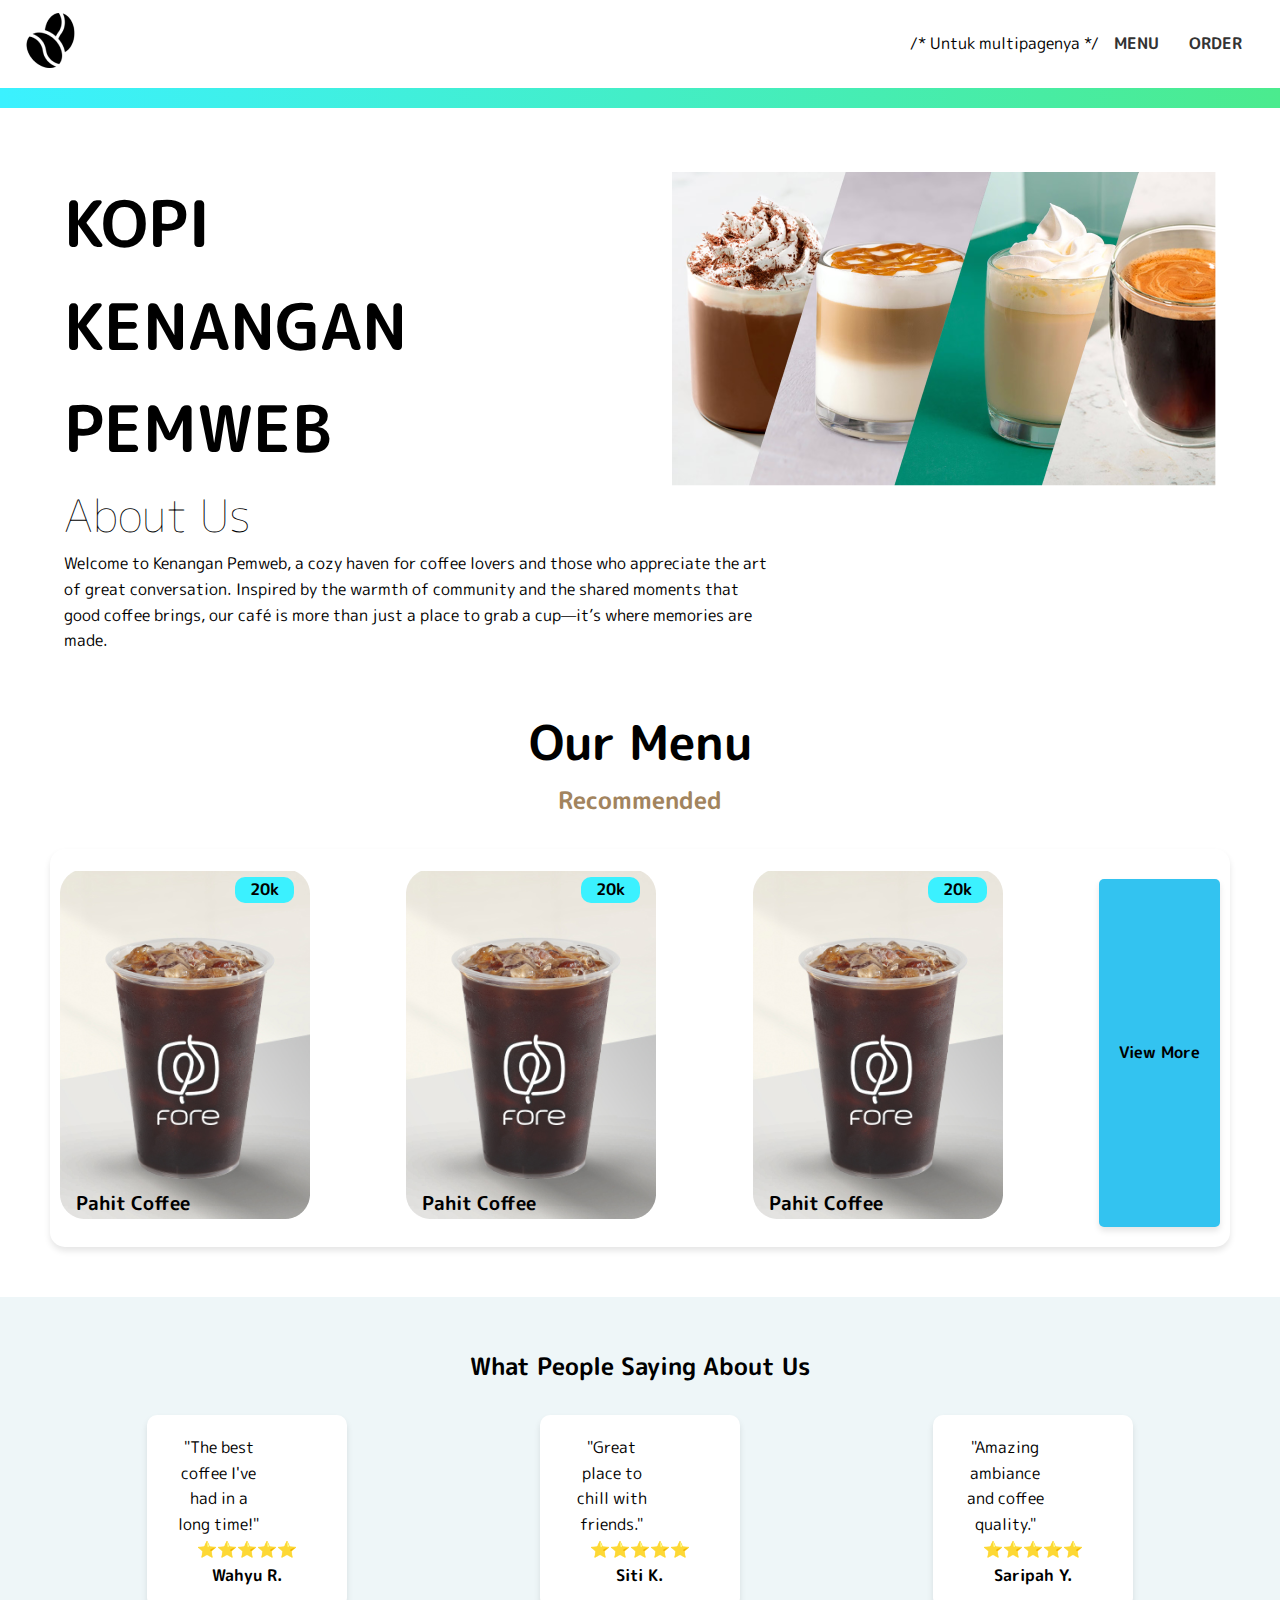
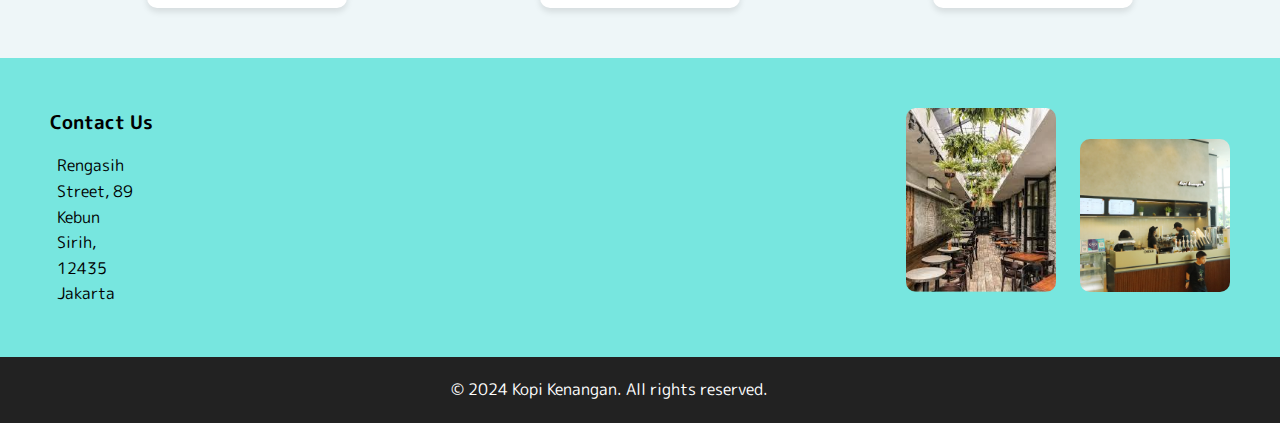
<file: index.html>
<!DOCTYPE html>
<html lang="en">

<head>
    <meta charset="UTF-8">
    <meta name="viewport" content="width=device-width, initial-scale=1.0">
    <title>Kopi Kenangan Pemweb</title>
    <link rel="stylesheet" href="styles.css">
    <link rel="stylesheet" href="https://fonts.googleapis.com/css?family=M PLUS Rounded 1c">
</head>

<body>
    <header>
        <nav>
            <div class="logo">
                <a href="index.html">
                    <img src="asset/coffeeSeed.png" alt="Kopi Logo">
                </a>
            </div>
            <ul> /* Untuk multipagenya */
                <li><a href="catalog.html">MENU</a></li>
                <li><a href="order.html">ORDER</a></li>
            </ul>
        </nav>
    </header>
    <div class="bar" id="headerBar"></div>
    <div class="about">
        <div class="leftElement">
            <h1>KOPI KENANGAN PEMWEB</h1>
            <h2 class="abouts">About Us</h2>
        </div>
        <div class="rightElement">
            <img src="asset/coffeeMult.png" alt="Coffee Cups">
        </div>
    </div>
    <p>Welcome to Kenangan Pemweb, a cozy haven for coffee lovers and those who appreciate the art of great
        conversation. Inspired by the warmth of community and the shared moments that good coffee brings, our café is
        more than just a place to grab a cup—it’s where memories are made.</p>
    <section class="menu">
        <h1>Our Menu</h1>
        <h2>Recommended</h2>
        <div class="menu-items">
            <div class="menu-card">
                <img src="asset/coffee1.png" alt="Pahit Coffee">
                <h3 class="bottom-left">Pahit Coffee</h3>
                <p class="top-right">20k</p>
            </div>
            <div class="menu-card">
                <img src="asset/coffee1.png" alt="Pahit Coffee">
                <h3 class="bottom-left">Pahit Coffee</h3>
                <p class="top-right">20k</p>
            </div>
            <div class="menu-card">
                <img src="asset/coffee1.png" alt="Pahit Coffee">
                <h3 class="bottom-left">Pahit Coffee</h3>
                <p class="top-right">20k</p>
            </div>
            <a href="catalog.html">View More</a>
        </div>
    </section>
    <section class="testimonials">
        <h2>What People Saying About Us</h2>
        <div class="testimonials-container">
            <div class="testimonial-card">
                <p>"The best coffee I've had in a long time!"</p>
                <span>⭐⭐⭐⭐⭐</span>
                <h4>Wahyu R.</h4>
            </div>
            <div class="testimonial-card">
                <p>"Great place to chill with friends."</p>
                <span>⭐⭐⭐⭐⭐</span>
                <h4>Siti K.</h4>
            </div>
            <div class="testimonial-card">
                <p>"Amazing ambiance and coffee quality."</p>
                <span>⭐⭐⭐⭐⭐</span>
                <h4>Saripah Y.</h4>
            </div>
        </div>
    </section>

    <section class="contact">
        <div class="contact-info">
            <h3>Contact Us</h3>
            <p>Rengasih Street, 89<br>Kebun Sirih, 12435<br>Jakarta</p>
        </div>
        <div class="contact-images">
            <img src="asset/storePic1.png" alt="Coffee Shop">
            <img src="asset/storePic2.png" alt="Coffee Shop Interior">
        </div>
    </section>

    <footer>
        <p>© 2024 Kopi Kenangan. All rights reserved.</p>
    </footer>
</body>

</html>
</file>
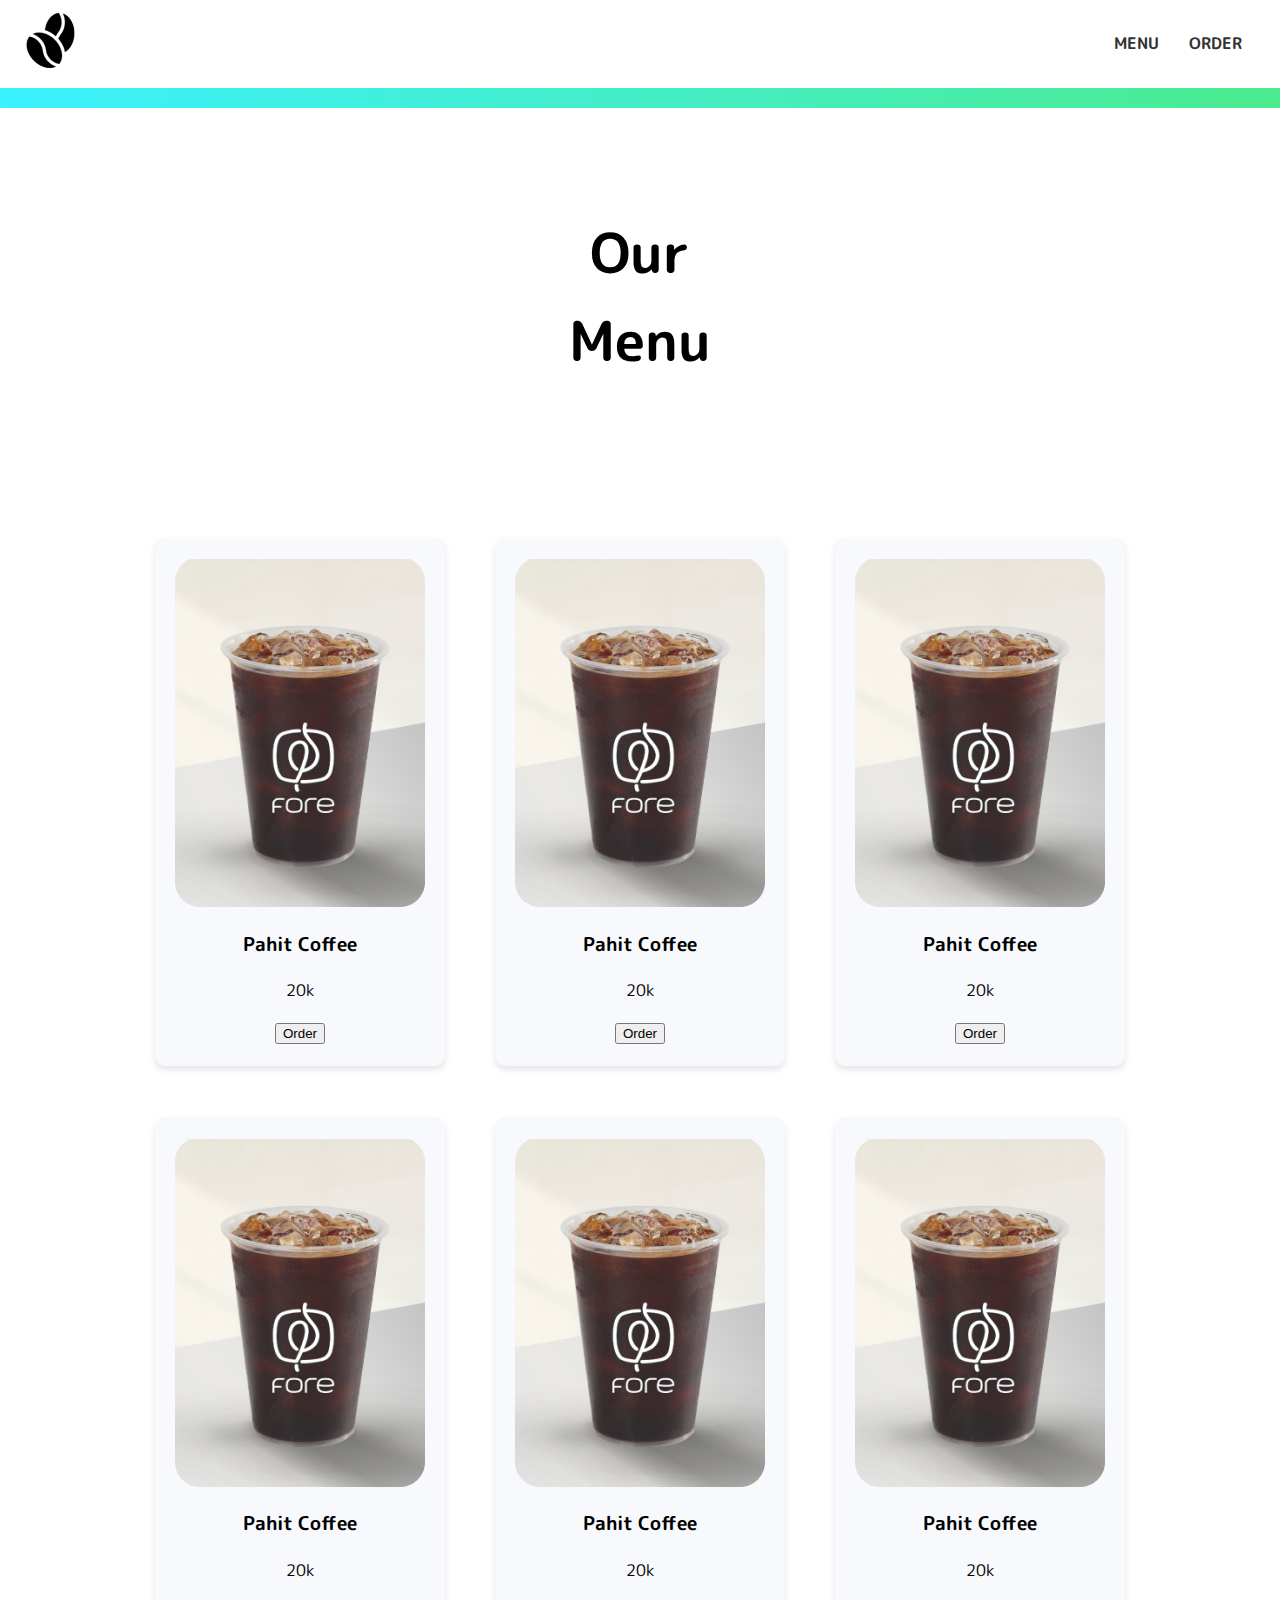
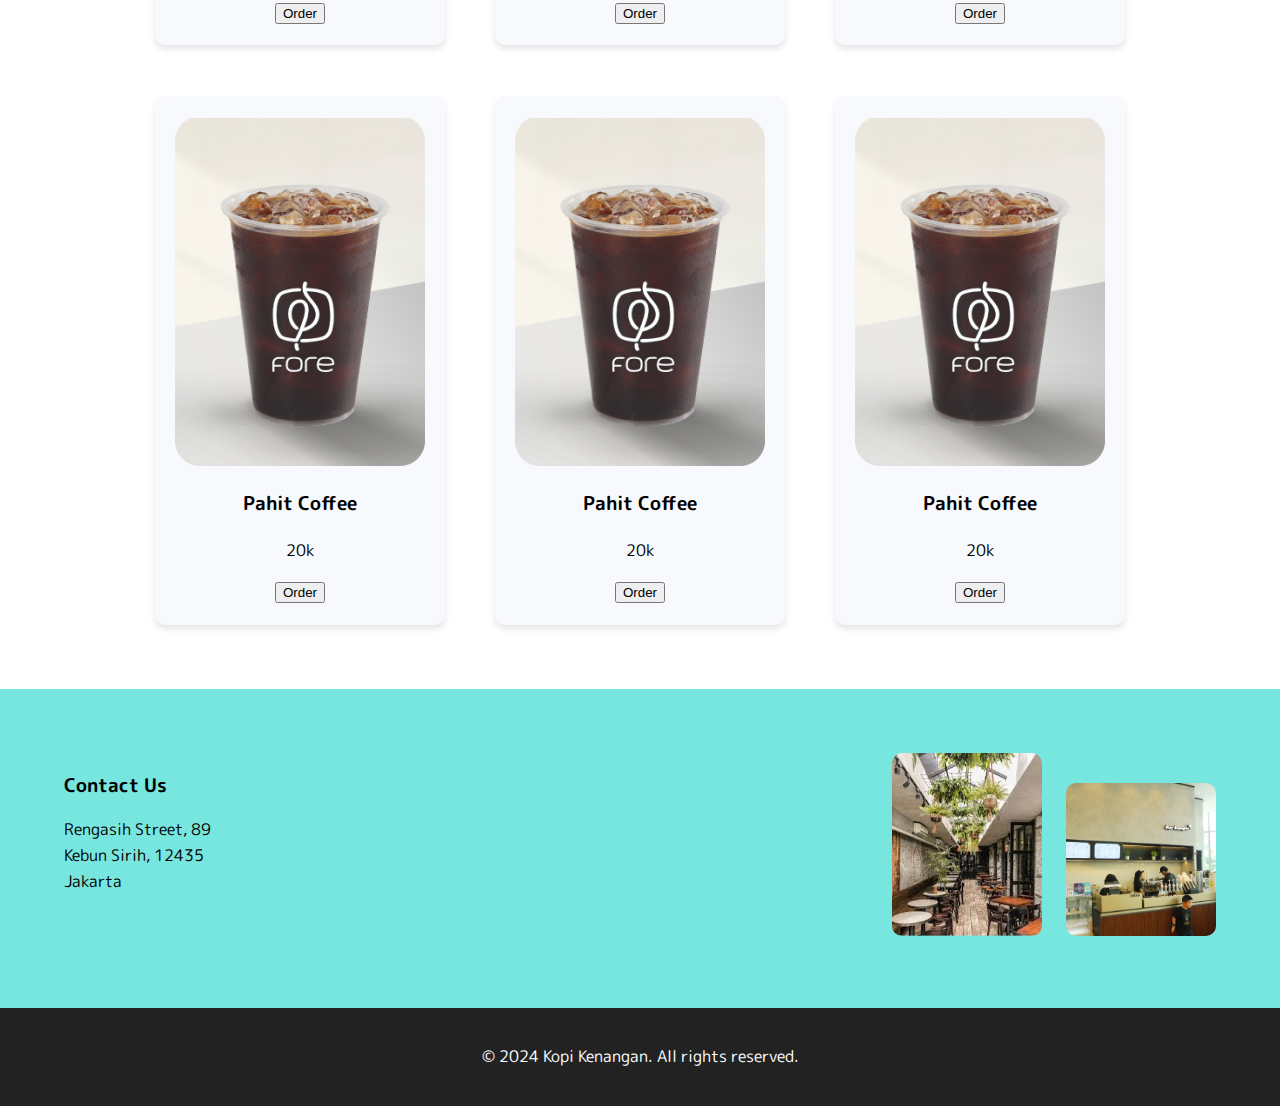
<file: catalog.html>
<!DOCTYPE html>
<html lang="en">
<head>
    <meta charset="UTF-8">
    <meta name="viewport" content="width=device-width, initial-scale=1.0">
    <title>Menu Kopi Kenangan Pemweb</title>
    <link rel="stylesheet" href="styles2.css">
    <link rel="stylesheet" href="https://fonts.googleapis.com/css?family=M PLUS Rounded 1c">
</head>
<body>
    <header>
        <nav>
            <a href="index.html">
                <div class="logo">
                    <img src="asset/coffeeSeed.png" alt="Kopi Logo">
                </div>
            </a>
            <ul>
                <li><a href="catalog.html">MENU</a></li>
                <li><a href="order.html">ORDER</a></li>
            </ul>
        </nav>
    </header>
    <div class="bar" id="headerBar"></div>
    <h1>Our <br>Menu</br></h1>

    <section class="menu"></section>
        <div class="menu-items">
            <div class="menu-card">
                <img src="asset/coffee1.png" alt="Pahit Coffee">
                <h3>Pahit Coffee</h3>
                <p>20k</p>
                <button>Order</button>
            </div>
            <div class="menu-card">
                <img src="asset/coffee1.png" alt="Pahit Coffee">
                <h3>Pahit Coffee</h3>
                <p>20k</p>
                <button>Order</button>
            </div>
            <div class="menu-card">
                <img src="asset/coffee1.png" alt="Pahit Coffee">
                <h3>Pahit Coffee</h3>
                <p>20k</p>
                <button>Order</button>
            </div>
        </div>
    </section>

    <section class="menu"></section>
        <div class="menu-items">
            <div class="menu-card">
                <img src="asset/coffee1.png" alt="Pahit Coffee">
                <h3>Pahit Coffee</h3>
                <p>20k</p>
                <button>Order</button>
            </div>
            <div class="menu-card">
                <img src="asset/coffee1.png" alt="Pahit Coffee">
                <h3>Pahit Coffee</h3>
                <p>20k</p>
                <button>Order</button>
            </div>
            <div class="menu-card">
                <img src="asset/coffee1.png" alt="Pahit Coffee">
                <h3>Pahit Coffee</h3>
                <p>20k</p>
                <button>Order</button>
            </div>
        </div>
    </section>

    <section class="menu"></section>
        <div class="menu-items">
            <div class="menu-card">
                <img src="asset/coffee1.png" alt="Pahit Coffee">
                <h3>Pahit Coffee</h3>
                <p>20k</p>
                <button>Order</button>
            </div>
            <div class="menu-card">
                <img src="asset/coffee1.png" alt="Pahit Coffee">
                <h3>Pahit Coffee</h3>
                <p>20k</p>
                <button>Order</button>
            </div>
            <div class="menu-card">
                <img src="asset/coffee1.png" alt="Pahit Coffee">
                <h3>Pahit Coffee</h3>
                <p>20k</p>
                <button>Order</button>
            </div>
        </div>
    </section>

    <section class="contact">
        <div class="contact-info">
            <h3>Contact Us</h3>
            <p>Rengasih Street, 89<br>Kebun Sirih, 12435<br>Jakarta</p>
        </div>
        <div class="contact-images">
            <img src="asset/storePic1.png" alt="Coffee Shop">
            <img src="asset/storePic2.png" alt="Coffee Shop Interior">
        </div>
    </section>

    <footer>
        <p>© 2024 Kopi Kenangan. All rights reserved.</p>
    </footer>
</body>
</html>
</file>
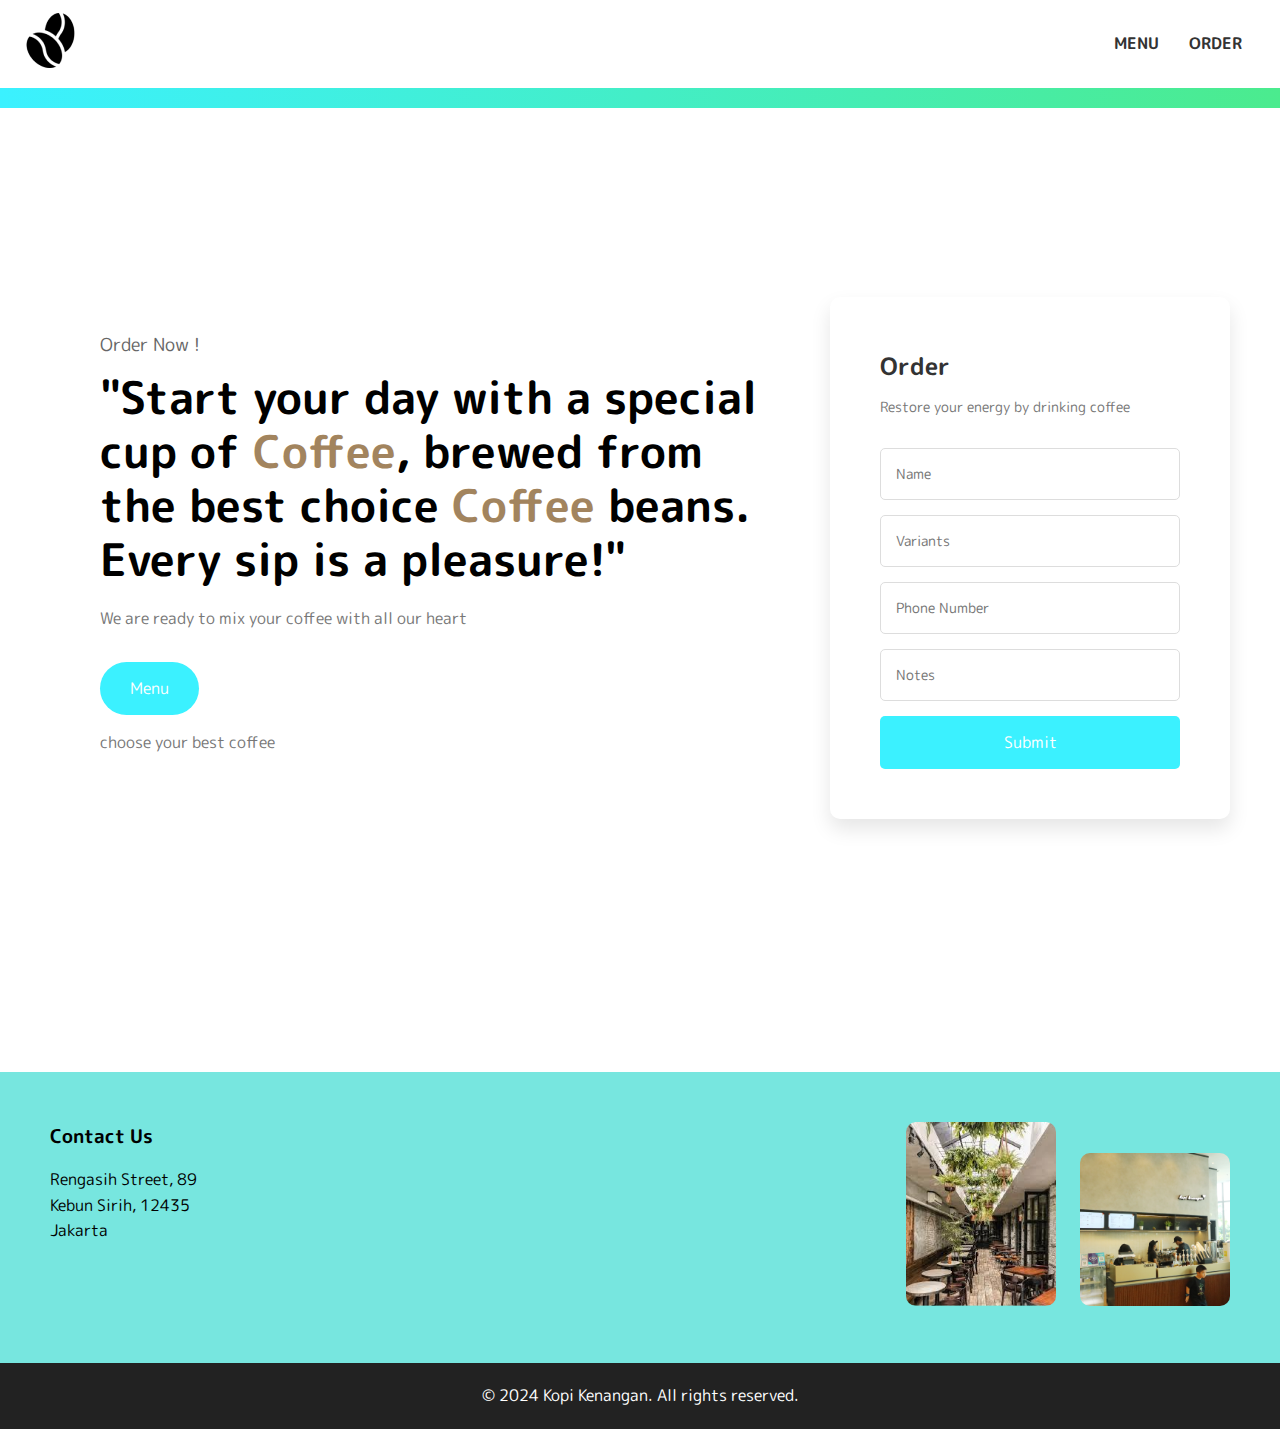
<file: order.html>
<!DOCTYPE html>
<html lang="en">
<head>
    <meta charset="UTF-8">
    <meta name="viewport" content="width=device-width, initial-scale=1.0">
    <title>Professional Services</title>
    <link rel="stylesheet" href="styles3.css">
    <link rel="stylesheet" href="https://fonts.googleapis.com/css?family=M PLUS Rounded 1c">
</head>
<body>
    <header>
        <nav>
            <a href="index.html">
                <div class="logo">
                    <img src="asset/coffeeSeed.png" alt="Kopi Logo">
                </div>
            </a>
            <ul>
                <li><a href="catalog.html">MENU</a></li>
                <li><a href="order.html">ORDER</a></li>
            </ul>
        </nav>
    </header>
    <div class="bar" id="headerBar"></div>

    <div class="container">
        <!-- Left Section -->
        <div class="left-section">
            <h4>Order Now !</h4>
            <h1>"Start your day with a special cup of <span>Coffee</span>, brewed from the best choice <span>Coffee</span> beans. Every sip is a pleasure!"</h1>
            <p>We are ready to mix your coffee with all our heart</p>
            <button class="btn-start"><a href="catalog.html">Menu</a></button>
            <p class="message">choose your best coffee</p>
        </div>

        <!-- Right Section (Form) -->
        <div class="right-section">
            <h3>Order</h3>
            <p>Restore your energy by drinking coffee</p>
            <form class="contact-form">
                <input type="text" placeholder="Name" required>
                <input type="text" placeholder="Variants" required>
                <input type="tel" placeholder="Phone Number" required>
                <input type="text" placeholder="Notes" required>
                <button type="submit" class="btn-submit">Submit</button>
            </form>
        </div>
    </div>

    <section class="contact">
        <div class="contact-info">
            <h3>Contact Us</h3>
            <p>Rengasih Street, 89<br>Kebun Sirih, 12435<br>Jakarta</p>
        </div>
        <div class="contact-images">
            <img src="asset/storePic1.png" alt="Coffee Shop">
            <img src="asset/storePic2.png" alt="Coffee Shop Interior">
        </div>
    </section>

    <footer>
        <p>© 2024 Kopi Kenangan. All rights reserved.</p>
    </footer>
    
</body>
</html>
</file>
<file: styles.css>
* {
    margin: 0;
    padding: 0;
    box-sizing: border-box;
    font-family: 'M PLUS Rounded 1c';
}

body {
    line-height: 1.6;

}

header {
    padding: 1%;
}

/* Buat z-indexnya */
nav {
    padding: 0 10px 0 10px;
    display: flex;
    justify-content: space-between;
    align-items: center;
    z-index: 100;
    background-color: white;
}

nav ul {
    display: flex;
    list-style: none;
}

nav ul li {
    margin: 0 15px;
}

nav ul li a {
    font-weight: bolder;
    text-decoration: none;
    color: #333;
    padding: 5px 0;
}
/*buat Pseudo-class */
nav ul li a:hover {
    border-bottom: 1px solid black;
}

.bar {
    height: 20px;
    width: 100%;
    background-image: linear-gradient(to left, #4BEB8E, #3BF1FF);
}

.about {
    padding: 5% 5% 0 5%;
    display: flex;
}

.leftElement h1 {
    font-size: 64px;
}

.rightElement {
    text-align: right;
    width: 100%;
}

@media (max-width: 768px) {

    .about {
        flex-direction: column;
    }

    .leftElement h1 {
        font-size: 32px;
    }

    .abouts {
        font-size: 24px;
    }

    p {
        padding: 0 10% 0 5%;
    }

    .menu-items {
        flex-direction: column;
        gap: 20px;
    }

    .contact {
        flex-direction: column;
    }

    .testimonials-container {
        flex-wrap: wrap;
    }

    .testimonial-card {
        margin: 10px 10px;
    }

    .contact-images img {
        width: 100px;
    }
}

@media (max-width: 1024px) {
    .leftElement h1 {
        font-size: 48px;
    }

    p {
        padding: 0 20% 0 5%;
    }

    .menu-items {
        flex-wrap: wrap;
    }
}

.abouts {
    font-weight: 100;
    font-size: 45px;
}

p {
    padding: 0 40% 0 5%;
}

.menu {
    background-color: #ffffff;
    padding: 50px;
    text-align: center;
}

.menu h1 {
    font-size: 3rem;
}

.menu h2 {
    color: #A2845E;
}

.menu-items {
    display: flex;
    justify-content: space-between;
    padding: 20px 10px;
    border-radius: 15px;
    margin-top: 30px;
    box-shadow: 0 4px 6px rgba(0, 0, 0, 0.1);
}

.menu-card {
    position: relative;
    text-align: center;
    color: black;
}

.menu a {
    margin-top: 10px;
    padding: 10px 20px;
    text-align: initial;
    font-weight: bold;
    display: flex;
    text-align: center;
    justify-content: center;
    align-items: center;
    border: none;
    background-color: #33c3f0;
    color: black;
    border-radius: 5px;
    cursor: pointer;
    box-shadow: 0 4px 6px rgba(0, 0, 0, 0.1);
    text-decoration: none;
}

.menu a:hover {
    background-color: white;
}


/* Buat Position */
.top-right {
    position: absolute;
    top: 8px;
    right: 16px;
    padding-inline: 15px;
    border-radius: 10px;
    font-weight: bold;
    color: #000000;
    background-color: #3BF1FF;
}

.bottom-left {
    position: absolute;
    color: #000000;
    font-weight: bold;
    bottom: 8px;
    left: 16px;
}

.reviews-catalog {
    padding: 20px;
    margin-bottom: 20px;
    background-color: #DCE1FF;
    filter: drop-shadow(0px 5px 5px #000000);
}

.menu button {
    margin-top: 10px;
    padding: 10px 20px;
    border: none;
    background-color: #33c3f0;
    color: white;
    border-radius: 5px;
    cursor: pointer;
}

.testimonials {
    padding: 50px;
    background-color: #eef6f8;
    text-align: center;
}

.testimonials h2 {
    margin-bottom: 30px;
}

.testimonials-container {
    display: flex;
    justify-content: space-around;
}

.testimonial-card {
    background-color: white;
    padding: 20px;
    width: 200px;
    box-shadow: 0 4px 6px rgba(0, 0, 0, 0.1);
    border-radius: 10px;
}

.contact {
    background-color: #77e6df;
    display: flex;
    justify-content: space-between;
    padding: 50px;
}

.contact-info h3 {
    margin-bottom: 15px;
}

.contact-images img {
    width: 150px;
    margin-left: 20px;
    border-radius: 10px;
}

footer {
    background-color: #222;
    color: white;
    text-align: right;
    padding: 20px 0;
}
</file>
<file: styles2.css>
body {
    margin: 0;
    padding: 0;
    box-sizing: border-box;
    font-family: 'M PLUS Rounded 1c';
    line-height: 1.6;
}

header {
    padding: 1%;
}

nav {
    padding: 0 10px 0 10px;
    display: flex;
    justify-content: space-between;
    align-items: center;
}

nav ul {
    display: flex;
    list-style: none;
}

nav ul li {
    margin: 0 15px;
}

nav ul li a {
    font-weight: bolder;
    text-decoration: none;
    color: #333;
    padding: 5px 0;
}

nav ul li a:hover {
    border-bottom: 1px solid black;
}

.bar {
    height: 20px;
    width: 100%;
    background-image: linear-gradient(to left, #4BEB8E, #3BF1FF);
}

h1 {
    padding: 5%;
    text-align: center;
    font-size: 55px;
}

.menu {
    padding: 2%;
    background-color: #ffffff;
    text-align: center;
}

/* Flex dan juga grid*/
.menu-items {
    display: grid;
    grid-template-columns: repeat(3, 1fr);
    gap: 50px;
    justify-content: center;
    max-width: 800px;
    margin: 0 auto;
    padding: 0 20px;
}

.menu-card {
    background-color: #f7f9fc;
    padding: 20px;
    width: 250px;
    text-align: center;
    border-radius: 10px;
    box-shadow: 0 4px 6px rgba(0, 0, 0, 0.1);
}

.menu-card img {
    width: 100%;
    border-radius: 10px;
}

.menu-card h3 {
    margin-top: 15px;
}

.menu p {
    margin-bottom: 30px;
}

.menu-card a {
    text-decoration: none;
    margin: 20px;
    padding: 10px 20px;
    border: none;
    background-color: #33c3f0;
    color: white;
    border-radius: 5px;
    cursor: pointer;
}

.menu-card a:hover {
    background-color: black;
}

.contact {
    margin-top: 5%;
    background-color: #77e6df;
    display: flex;
    justify-content: space-between;
    padding: 5%;
}

.contact-info h3 {
    margin-bottom: 15px;
}

.contact-images img {
    width: 150px;
    margin-left: 20px;
    border-radius: 10px;
}

footer {
    background-color: #222;
    color: white;
    text-align: right;
    padding: 20px 0;
}

footer p {
    text-align: center;
}

/* Untuk Responsivenya */
@media (max-width: 768px) {
    h1 {
        font-size: 40px;
    }

    .menu-items {
        grid-template-columns: repeat(2, 45%);
    }

    .menu-card {
        width: 80%;
        margin-bottom: 20px;
    }

    .contact {
        flex-direction: column;
        align-items: center;
        text-align: center;
    }

    .contact-images img {
        width: 100px;
    }

    footer {
        text-align: center;
    }
}


@media (max-width: 480px) {
    h1 {
        font-size: 30px;
        padding: 10%;
    }

    .menu-card {
        width: 100%;
    }

    .menu-items {
        grid-template-columns: repeat(1, 80%);
    }

    .contact {
        padding: 10%;
        flex-direction: column;
        align-items: center;
    }

    .contact-images img {
        width: 80px;
        margin: 10px 0;
    }

    footer {
        padding: 10px 0;
    }
}
</file>
<file: styles3.css>
* {
    margin: 0;
    padding: 0;
    box-sizing: border-box;
    font-family: 'M PLUS Rounded 1c';
}

body {
    line-height: 1.6;
}

header {
    padding: 1%;
}

/*Display  */
nav {
    padding: 0 10px 0 10px;
    display: flex;
    justify-content: space-between;
    align-items: center;
}

nav ul {
    display: flex;
    list-style: none;
}

nav ul li {
    margin: 0 15px;
}

nav ul li a {
    font-weight: bolder;
    text-decoration: none;
    color: #333;
    padding: 5px 0;
}

nav ul li a:hover {
    border-bottom: 1px solid black;
}

.bar {
    height: 20px;
    width: 100%;
    background-image: linear-gradient(to left,#4BEB8E, #3BF1FF);
}


.container {
    display: flex;
    justify-content: space-between;
    align-items: center;
    min-height: 100vh;
    padding: 50px;
}

.left-section {
    flex: 1;
    padding: 50px;
}

.left-section h4 {
    color: #666;
    font-size: 18px;
    font-weight: normal;
    margin-bottom: 10px;
}

.left-section h1 {
    font-size: 45px;
    line-height: 1.2;
    margin-bottom: 20px;
}

.left-section h1 span {
    color: #A2845E; /* Warna hijau */
}

.left-section p {
    font-size: 16px;
    color: #777;
    margin-bottom: 30px;
    line-height: 1.6;
}

.btn-start {
    background-color: #3BF1FF;
    color: white;
    padding: 15px 30px;
    border: none;
    border-radius: 30px;
    cursor: pointer;
    font-size: 16px;
    transition: background-color 0.3s ease;
}

.btn-start a {
    color: white;
    text-decoration: none;
}

.btn-start:hover {
    background-color: #2DC7D2;
}

.message {
    color: #777;
    margin-top: 15px;
}

.right-section {
    background-color: white;
    padding: 50px;
    border-radius: 10px;
    box-shadow: 0 10px 20px rgba(0, 0, 0, 0.1);
    max-width: 400px;
}

.right-section h3 {
    font-size: 24px;
    color: #333;
    margin-bottom: 10px;
}

.right-section p {
    color: #777;
    margin-bottom: 30px;
    font-size: 14px;
}

.contact-form input {
    width: 100%;
    padding: 15px;
    margin-bottom: 15px;
    border: 1px solid #ddd;
    border-radius: 5px;
    font-size: 14px;
}

.contact-form .btn-submit {
    width: 100%;
    padding: 15px;
    background-color: #3BF1FF;
    color: white;
    border: none;
    border-radius: 5px;
    font-size: 16px;
    cursor: pointer;
    transition: background-color 0.3s ease;
}

.contact-form .btn-submit:hover {
    background-color:  #2DC7D2;
}

.contact {
    margin-top: 5%;
    background-color: #77e6df;
    display: flex;
    justify-content: space-between;
    padding: 50px;
}

.contact-info h3 {
    margin-bottom: 15px;
}

.contact-images img {
    width: 150px;
    margin-left: 20px;
    border-radius: 10px;
}

footer {
    background-color: #222;
    color: white;
    text-align: center;
    padding: 20px 0;
}


/* Responsive */
@media (max-width: 768px) {
    .container {
        flex-direction: column;
        padding: 20px;
    }

    .left-section {
        padding: 20px;
    }

    .right-section {
        margin-top: 20px;
        max-width: 100%;
    }
}
</file>
